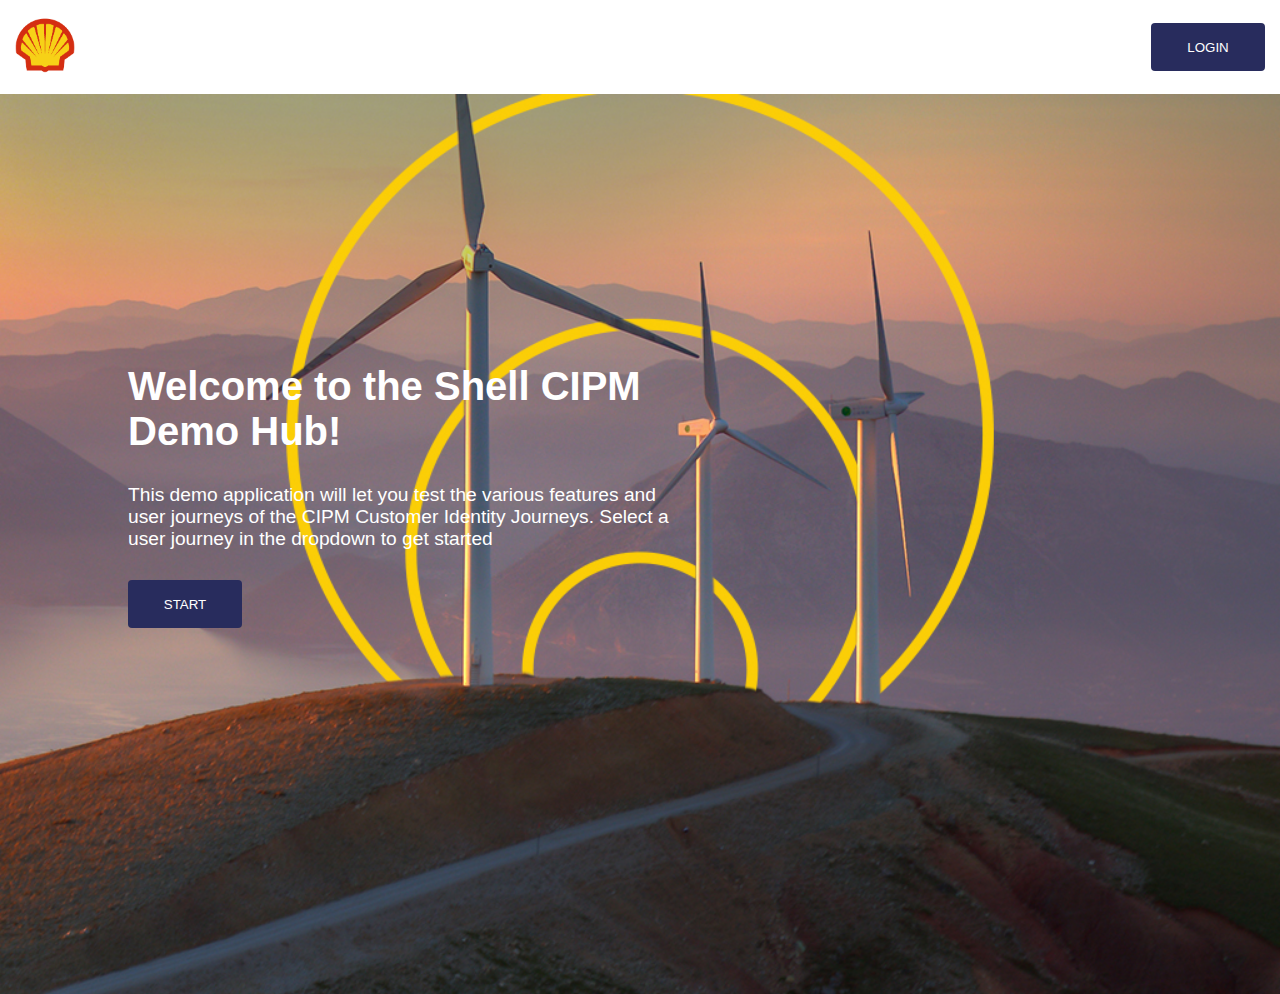
<file: index.html>
<!DOCTYPE html>
<html>

<head>
    <meta charset="utf-8">
    <meta name="viewport" content="width=device-width, initial-scale=1.0, shrink-to-fit=no">
    <title>Shell 2BC</title>
    <link rel="stylesheet" href="style.css">
    <link rel="stylesheet" href="https://cdnjs.cloudflare.com/ajax/libs/font-awesome/6.1.1/css/all.min.css">
    <script src="oidc-client.js"></script>
    <script src="main.js"></script>
</head>

<body>
    <div id="navbar" class="navbar">
        <div class="logo" id="logo">
            <img class="logo-img" src="assets/logo.png" alt="">
        </div>
        
        <div class="login" id="login">
            <button id="login-button" class="button">Login</button>
            <div id="logout-button" class="login-button hidden">Logout</div>
            <div id="firstname" class="firstname hidden"></div>
        </div>
    </div>
    <div class="main-container" id="main-container">
        <div id="index" class="index">
            <div id="landing" class="landing">
                <div class="title">Welcome to the Shell CIPM Demo Hub!</div>
                <div class="message">This demo application will let you test the various features and user journeys of the CIPM Customer Identity Journeys. Select a user journey in the dropdown to get started</div>
                <button class="button">Start</button>
            </div>
        </div>
        
        <div id="home" class="home hidden">
            
        </div>
    </div>

    <div id="wait-div" class="wait-div hidden">
        <div id="spinner" class="spinner">
            <i class="fa-solid fa-circle-notch fa-spin fa-8x"></i>
        </div>
    </div>
</body>

</html>
</file>
<file: style.css>
html, body {
    font-family: Shell Futura,Futura,Arial,sans-serif;
    margin: 0px;
    height: 100%;
    color: #595959;
}

.navbar {
    display: flex;
    gap: 15px;
    flex-direction: row;
    justify-content: space-between;
    align-items: center;
    padding: 15px;
}

.logo-img {
    height: 60px;
}

.menu {
    display: flex;
    gap: 15px;
}

.main-container {
    height: 100%;
}

.index {
    height: 100%;
    background-image: url("assets/background.jpeg") ;
    background-repeat: no-repeat;
    background-size: cover; 
    background-position: center;
}

.home {
    height: 100%;
    background-image: url("assets/background.jpeg") ;
    background-repeat: no-repeat;
    background-size: cover; 
    background-position: center;
}

.landing {
    color: white;
    position:relative;
    top: 30%;
    left: 10%;
    width: 550px;
}

.landing .title {
    font-size: 2.5rem;
    font-weight: bold;
    
}

.landing .message {
    margin-top: 30px;
    font-size: 1.2rem;
    margin-bottom: 30px;
}

.button {
    width: 114px;
    height: 48px;
    background: #282c5d;
    border-radius: 4px;
    color: #fff;
    text-transform: uppercase;
    border: unset;
    transition: opacity .1s linear;
    text-align: center; 
    cursor: pointer;
}

.login {
    display: flex;
    gap: 15px;
}

.login-button {
    cursor: pointer;
}

.hidden {
    display: none;
}

.dav-form {
    display:flex;
    gap: 10px;
}

.dav-text-input {
    height: 30px;
    width: 200px;
    border-color: grey;
    padding:5px;
    font-size: 1rem;
}

.dav-button {
    color: #fff;
    background-color: #0097A9;
    border-color: #0097A9;
    padding: 5px 10px;
    font-size: 14px;
    line-height: 1.5;
    border-radius: 0px;
}


dav-reg-message {
    display: flex;
    flex-direction: row;
}

.wait-div {
    height: 100%;
    width: 100%;
    position: absolute;
    top:0px;
    left: 0px;
    background-color: rgba(0, 0, 0, 0.603);
    display:flex;
    align-items: center;
    justify-content: center;
}

.spinner {
    color: grey;
}
.hidden {
    display: none;
}
</file>
